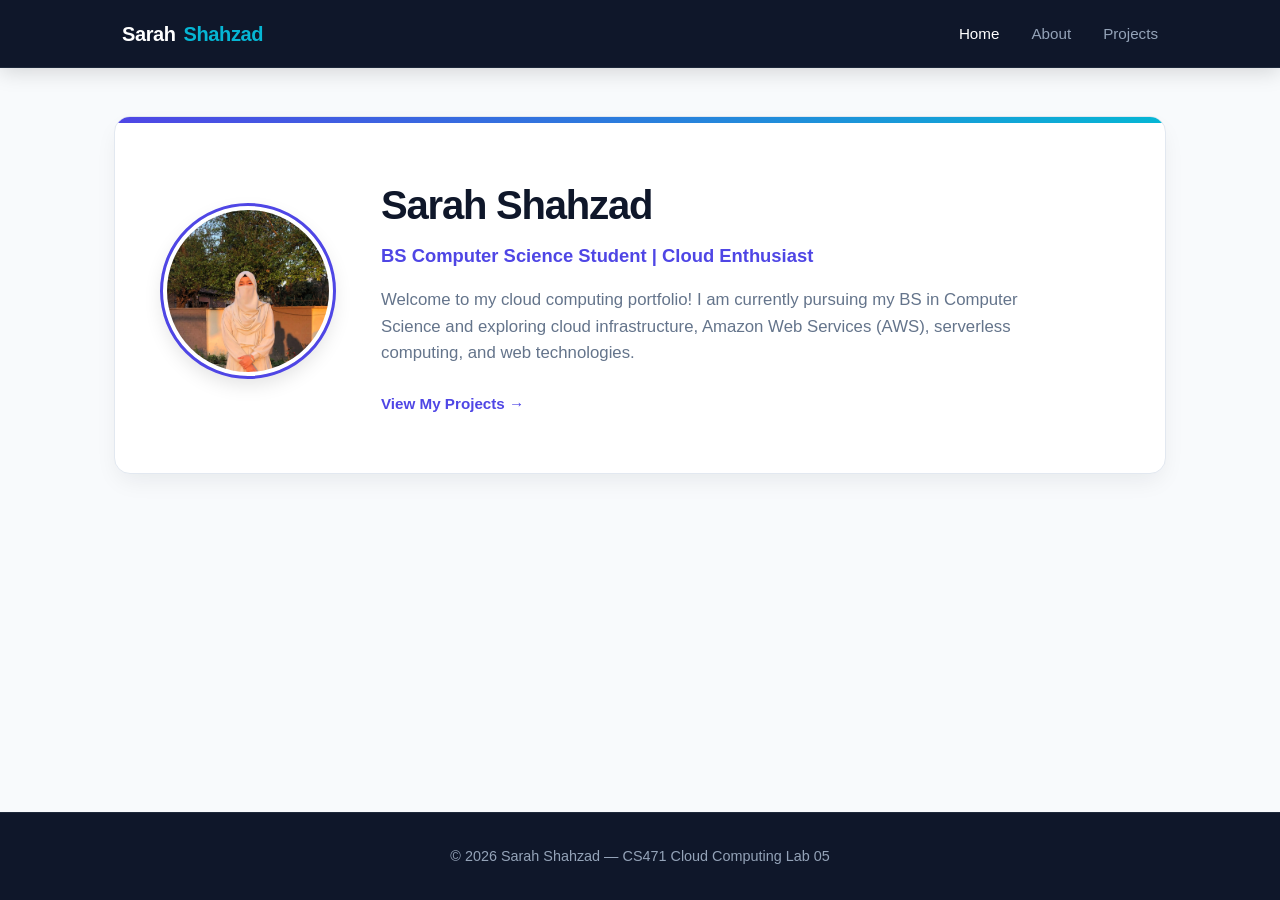
<file: index.html>
<!DOCTYPE html>
<html lang="en">
<head>
    <meta charset="UTF-8">
    <meta name="viewport" content="width=device-width, initial-scale=1.0">
    <title>Home | Sarah Shahzad Portfolio</title>
    <link rel="stylesheet" href="style.css">
</head>
<body>
    <header>
        <nav>
            <div class="nav-brand">Sarah <span>Shahzad</span></div>
            <ul>
                <li><a href="index.html" class="active">Home</a></li>
                <li><a href="about.html">About</a></li>
                <li><a href="projects.html">Projects</a></li>
            </ul>
        </nav>
    </header>

    <main>
        <section class="hero-card">
            <div class="profile-wrapper">
                <img src="images/profile.jpg" alt="Sarah Shahzad" class="profile-img">
            </div>
            <div class="hero-text">
                <h1>Sarah Shahzad</h1>
                <p class="headline">BS Computer Science Student | Cloud Enthusiast</p>
                <p class="bio">Welcome to my cloud computing portfolio! I am currently pursuing my BS in Computer Science and exploring cloud infrastructure, Amazon Web Services (AWS), serverless computing, and web technologies.</p>
                <a href="projects.html" class="btn-link">View My Projects &rarr;</a>
            </div>
        </section>
    </main>

    <footer>
        <p>&copy; 2026 Sarah Shahzad — CS471 Cloud Computing Lab 05</p>
    </footer>
</body>
</html>
</file>
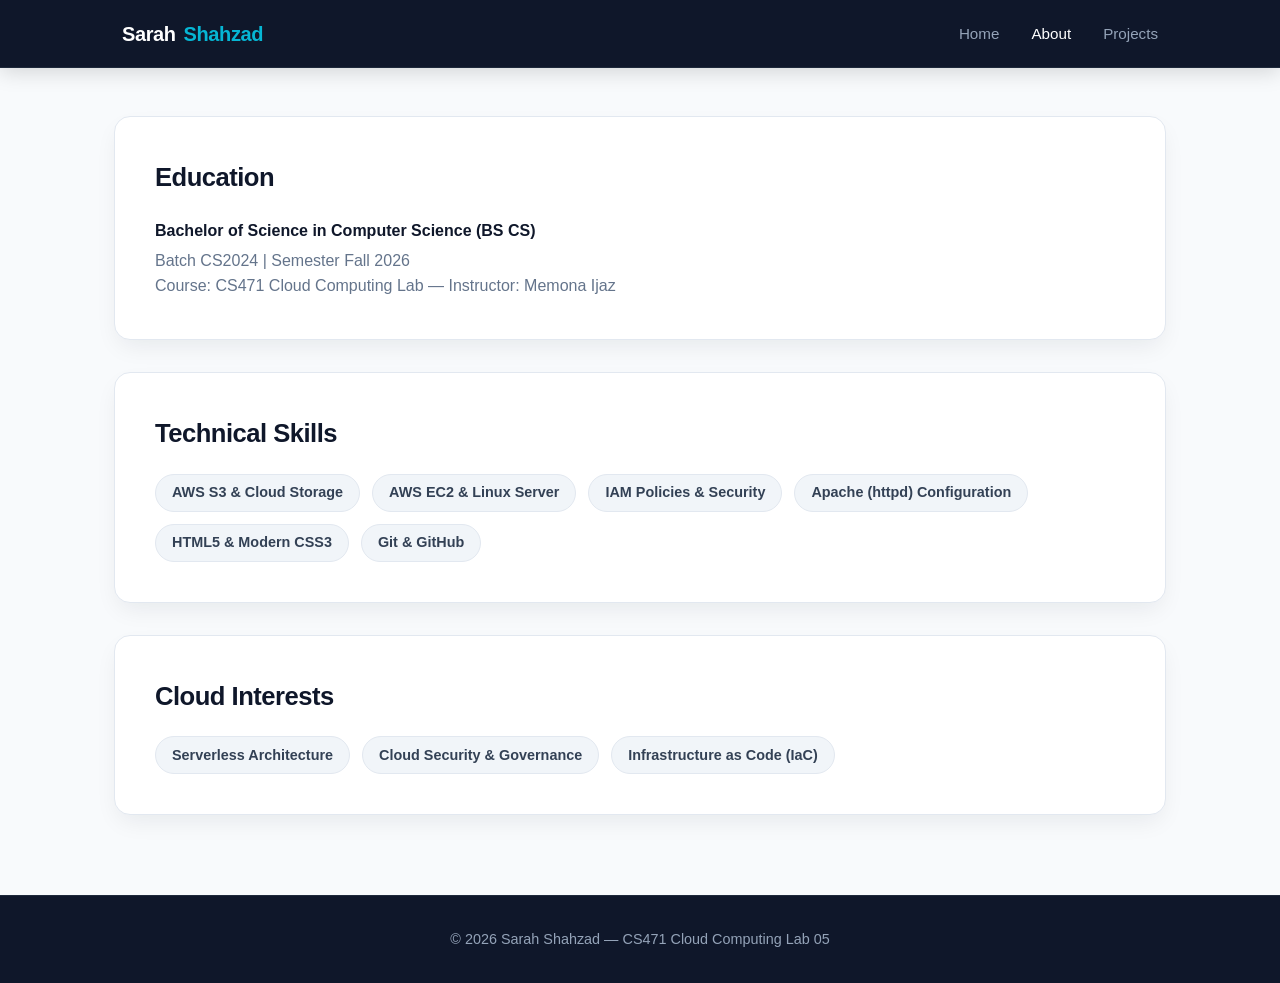
<file: about.html>
<!DOCTYPE html>
<html lang="en">
<head>
    <meta charset="UTF-8">
    <meta name="viewport" content="width=device-width, initial-scale=1.0">
    <title>About | Sarah Shahzad</title>
    <link rel="stylesheet" href="style.css">
</head>
<body>
    <header>
        <nav>
            <div class="nav-brand">Sarah <span>Shahzad</span></div>
            <ul>
                <li><a href="index.html">Home</a></li>
                <li><a href="about.html" class="active">About</a></li>
                <li><a href="projects.html">Projects</a></li>
            </ul>
        </nav>
    </header>

    <main>
        <section class="card">
            <h2>Education</h2>
            <p><strong>Bachelor of Science in Computer Science (BS CS)</strong></p>
            <p style="color: var(--text-muted); margin-top: 0.25rem;">Batch CS2024 | Semester Fall 2026</p>
            <p style="color: var(--text-muted);">Course: CS471 Cloud Computing Lab — Instructor: Memona Ijaz</p>
        </section>

        <section class="card">
            <h2>Technical Skills</h2>
            <ul class="skills-list">
                <li class="badge">AWS S3 & Cloud Storage</li>
                <li class="badge">AWS EC2 & Linux Server</li>
                <li class="badge">IAM Policies & Security</li>
                <li class="badge">Apache (httpd) Configuration</li>
                <li class="badge">HTML5 & Modern CSS3</li>
                <li class="badge">Git & GitHub</li>
            </ul>
        </section>

        <section class="card">
            <h2>Cloud Interests</h2>
            <ul class="interests-list">
                <li class="badge">Serverless Architecture</li>
                <li class="badge">Cloud Security & Governance</li>
                <li class="badge">Infrastructure as Code (IaC)</li>
            </ul>
        </section>
    </main>

    <footer>
        <p>&copy; 2026 Sarah Shahzad — CS471 Cloud Computing Lab 05</p>
    </footer>
</body>
</html>
</file>
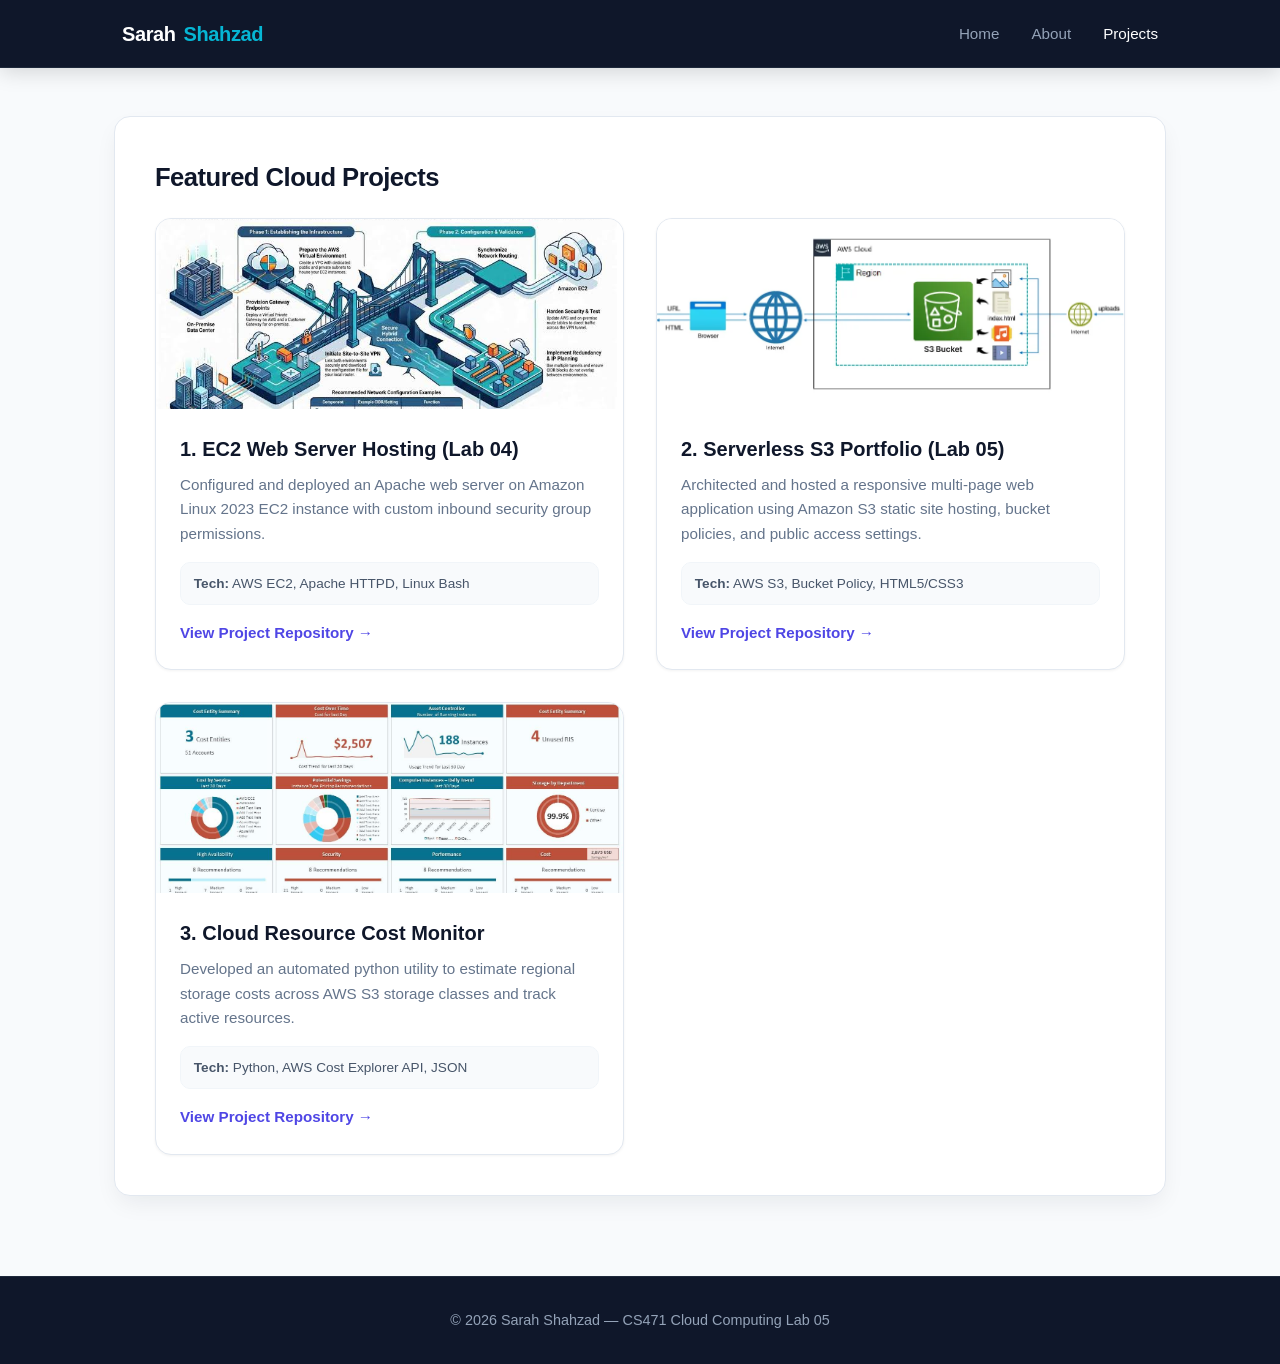
<file: projects.html>
<!DOCTYPE html>
<html lang="en">
<head>
    <meta charset="UTF-8">
    <meta name="viewport" content="width=device-width, initial-scale=1.0">
    <title>Projects | Sarah Shahzad</title>
    <link rel="stylesheet" href="style.css">
</head>
<body>
    <header>
        <nav>
            <div class="nav-brand">Sarah <span>Shahzad</span></div>
            <ul>
                <li><a href="index.html">Home</a></li>
                <li><a href="about.html">About</a></li>
                <li><a href="projects.html" class="active">Projects</a></li>
            </ul>
        </nav>
    </header>

    <main>
        <section class="card">
            <h2>Featured Cloud Projects</h2>
            <div class="project-grid">
                
                <!-- Project 1 -->
                <article class="project-card">
                    <div class="project-img-container">
                        <img src="images/project-1.jpg" alt="EC2 Hosting Infrastructure">
                    </div>
                    <div class="project-body">
                        <h3 class="project-title">1. EC2 Web Server Hosting (Lab 04)</h3>
                        <p class="project-desc">Configured and deployed an Apache web server on Amazon Linux 2023 EC2 instance with custom inbound security group permissions.</p>
                        <p class="project-tech"><strong>Tech:</strong> AWS EC2, Apache HTTPD, Linux Bash</p>
                        <a href="https://github.com/sarahshahzad/cs471-lab04" target="_blank" class="btn-link">View Project Repository &rarr;</a>
                    </div>
                </article>

                <!-- Project 2 -->
                <article class="project-card">
                    <div class="project-img-container">
                        <img src="images/project-2.jpg" alt="S3 Static Website Hosting">
                    </div>
                    <div class="project-body">
                        <h3 class="project-title">2. Serverless S3 Portfolio (Lab 05)</h3>
                        <p class="project-desc">Architected and hosted a responsive multi-page web application using Amazon S3 static site hosting, bucket policies, and public access settings.</p>
                        <p class="project-tech"><strong>Tech:</strong> AWS S3, Bucket Policy, HTML5/CSS3</p>
                        <a href="https://github.com/sarahshahzad/cs471-lab05" target="_blank" class="btn-link">View Project Repository &rarr;</a>
                    </div>
                </article>

                <!-- Project 3 -->
                <article class="project-card">
                    <div class="project-img-container">
                        <img src="images/project-3.jpg" alt="Cloud Cost Tracker">
                    </div>
                    <div class="project-body">
                        <h3 class="project-title">3. Cloud Resource Cost Monitor</h3>
                        <p class="project-desc">Developed an automated python utility to estimate regional storage costs across AWS S3 storage classes and track active resources.</p>
                        <p class="project-tech"><strong>Tech:</strong> Python, AWS Cost Explorer API, JSON</p>
                        <a href="https://github.com/sarahshahzad/cloud-cost-monitor" target="_blank" class="btn-link">View Project Repository &rarr;</a>
                    </div>
                </article>

            </div>
        </section>
    </main>

    <footer>
        <p>&copy; 2026 Sarah Shahzad — CS471 Cloud Computing Lab 05</p>
    </footer>
</body>
</html>
</file>
<file: style.css>
/* ==========================================================================
   Modern Portfolio Stylesheet — CS471 Lab 05
   ========================================================================== */

:root {
  --primary: #4f46e5;
  --primary-hover: #4338ca;
  --accent: #06b6d4;
  --bg-main: #f8fafc;
  --card-bg: #ffffff;
  --text-main: #0f172a;
  --text-muted: #64748b;
  --border-color: #e2e8f0;
  --radius-lg: 16px;
  --radius-md: 10px;
  --radius-pill: 9999px;
  --shadow-sm: 0 1px 3px rgba(0,0,0,0.05);
  --shadow-md: 0 10px 25px -5px rgba(15, 23, 42, 0.08);
  --shadow-hover: 0 20px 30px -10px rgba(79, 70, 229, 0.15);
  --transition: all 0.3s cubic-bezier(0.4, 0, 0.2, 1);
}

* {
  box-sizing: border-box;
  margin: 0;
  padding: 0;
}

body {
  font-family: 'Inter', -apple-system, BlinkMacSystemFont, "Segoe UI", Roboto, sans-serif;
  line-height: 1.6;
  color: var(--text-main);
  background-color: var(--bg-main);
  min-height: 100vh;
  display: flex;
  flex-direction: column;
}

/* --- Header & Navigation --- */
header {
  background-color: #0f172a;
  position: sticky;
  top: 0;
  z-index: 100;
  border-bottom: 1px solid #1e293b;
  box-shadow: 0 4px 20px rgba(0, 0, 0, 0.15);
}

nav {
  max-width: 1100px;
  margin: 0 auto;
  padding: 1.1rem 2rem;
  display: flex;
  justify-content: space-between;
  align-items: center;
}

.nav-brand {
  font-size: 1.25rem;
  font-weight: 700;
  color: #ffffff;
  letter-spacing: -0.02em;
  display: flex;
  align-items: center;
  gap: 0.5rem;
}

.nav-brand span {
  color: var(--accent);
}

nav ul {
  display: flex;
  list-style: none;
  gap: 2rem;
}

nav a {
  color: #94a3b8;
  text-decoration: none;
  font-weight: 500;
  font-size: 0.95rem;
  transition: var(--transition);
}

nav a:hover, nav a.active {
  color: #ffffff;
}

/* --- Main Layout --- */
main {
  max-width: 1100px;
  width: 100%;
  margin: 3rem auto;
  padding: 0 1.5rem;
  flex: 1;
}

/* --- Hero Section --- */
.hero-card {
  background: var(--card-bg);
  border-radius: var(--radius-lg);
  padding: 3.5rem 3rem;
  box-shadow: var(--shadow-md);
  border: 1px solid var(--border-color);
  display: flex;
  align-items: center;
  gap: 3rem;
  margin-bottom: 2.5rem;
  position: relative;
  overflow: hidden;
}

.hero-card::before {
  content: '';
  position: absolute;
  top: 0;
  left: 0;
  width: 100%;
  height: 6px;
  background: linear-gradient(90deg, var(--primary), var(--accent));
}

.profile-wrapper {
  position: relative;
  flex-shrink: 0;
}

.profile-img {
  width: 170px;
  height: 170px;
  border-radius: 50%;
  object-fit: cover;
  box-shadow: 0 8px 20px rgba(0, 0, 0, 0.12);
  border: 4px solid #ffffff;
  outline: 3px solid var(--primary);
}

.hero-text h1 {
  font-size: 2.5rem;
  font-weight: 800;
  color: var(--text-main);
  letter-spacing: -0.03em;
  margin-bottom: 0.25rem;
}

.headline {
  font-size: 1.15rem;
  font-weight: 600;
  color: var(--primary);
  margin-bottom: 1rem;
}

.bio {
  color: var(--text-muted);
  font-size: 1.05rem;
  margin-bottom: 1.5rem;
  max-width: 650px;
}

/* --- Standard Cards --- */
.card {
  background: var(--card-bg);
  border-radius: var(--radius-lg);
  padding: 2.5rem;
  box-shadow: var(--shadow-md);
  border: 1px solid var(--border-color);
  margin-bottom: 2rem;
}

h2 {
  font-size: 1.6rem;
  font-weight: 700;
  color: var(--text-main);
  margin-bottom: 1.25rem;
  letter-spacing: -0.02em;
  display: flex;
  align-items: center;
  gap: 0.5rem;
}

/* --- Badges & Skills --- */
.skills-list, .interests-list {
  display: flex;
  flex-wrap: wrap;
  gap: 0.75rem;
  list-style: none;
  margin-top: 0.5rem;
}

.badge {
  background: #f1f5f9;
  color: #334155;
  padding: 0.4rem 1rem;
  border-radius: var(--radius-pill);
  font-size: 0.9rem;
  font-weight: 600;
  border: 1px solid #e2e8f0;
  transition: var(--transition);
}

.badge:hover {
  background: #e0e7ff;
  color: var(--primary);
  border-color: #c7d2fe;
}

/* --- Project Grid --- */
.project-grid {
  display: grid;
  grid-template-columns: repeat(auto-fit, minmax(310px, 1fr));
  gap: 2rem;
  margin-top: 1rem;
}

.project-card {
  background: var(--card-bg);
  border: 1px solid var(--border-color);
  border-radius: var(--radius-lg);
  overflow: hidden;
  display: flex;
  flex-direction: column;
  justify-content: space-between;
  transition: var(--transition);
  box-shadow: var(--shadow-sm);
}

.project-card:hover {
  transform: translateY(-6px);
  box-shadow: var(--shadow-hover);
  border-color: #c7d2fe;
}

.project-img-container {
  width: 100%;
  height: 190px;
  overflow: hidden;
  background-color: #f1f5f9;
}

.project-card img {
  width: 100%;
  height: 100%;
  object-fit: cover;
  transition: var(--transition);
}

.project-card:hover img {
  transform: scale(1.05);
}

.project-body {
  padding: 1.5rem;
  display: flex;
  flex-direction: column;
  flex: 1;
}

.project-title {
  font-size: 1.25rem;
  font-weight: 700;
  margin-bottom: 0.5rem;
  color: var(--text-main);
}

.project-desc {
  color: var(--text-muted);
  font-size: 0.95rem;
  margin-bottom: 1rem;
  flex: 1;
}

.project-tech {
  font-size: 0.85rem;
  color: #475569;
  background: #f8fafc;
  padding: 0.6rem 0.8rem;
  border-radius: var(--radius-md);
  margin-bottom: 1rem;
  border: 1px solid #f1f5f9;
}

.btn-link {
  display: inline-flex;
  align-items: center;
  gap: 0.4rem;
  color: var(--primary);
  text-decoration: none;
  font-weight: 600;
  font-size: 0.95rem;
  transition: var(--transition);
}

.btn-link:hover {
  color: var(--primary-hover);
  gap: 0.6rem;
}

/* --- Footer --- */
footer {
  background: #0f172a;
  color: #94a3b8;
  text-align: center;
  padding: 2rem 1.5rem;
  margin-top: auto;
  font-size: 0.9rem;
  border-top: 1px solid #1e293b;
}

/* --- Responsive Adjustments --- */
@media (max-width: 768px) {
  .hero-card {
    flex-direction: column;
    text-align: center;
    padding: 2.5rem 1.5rem;
    gap: 1.5rem;
  }
  
  .hero-text h1 {
    font-size: 2rem;
  }

  nav {
    flex-direction: column;
    gap: 1rem;
  }
}
</file>
